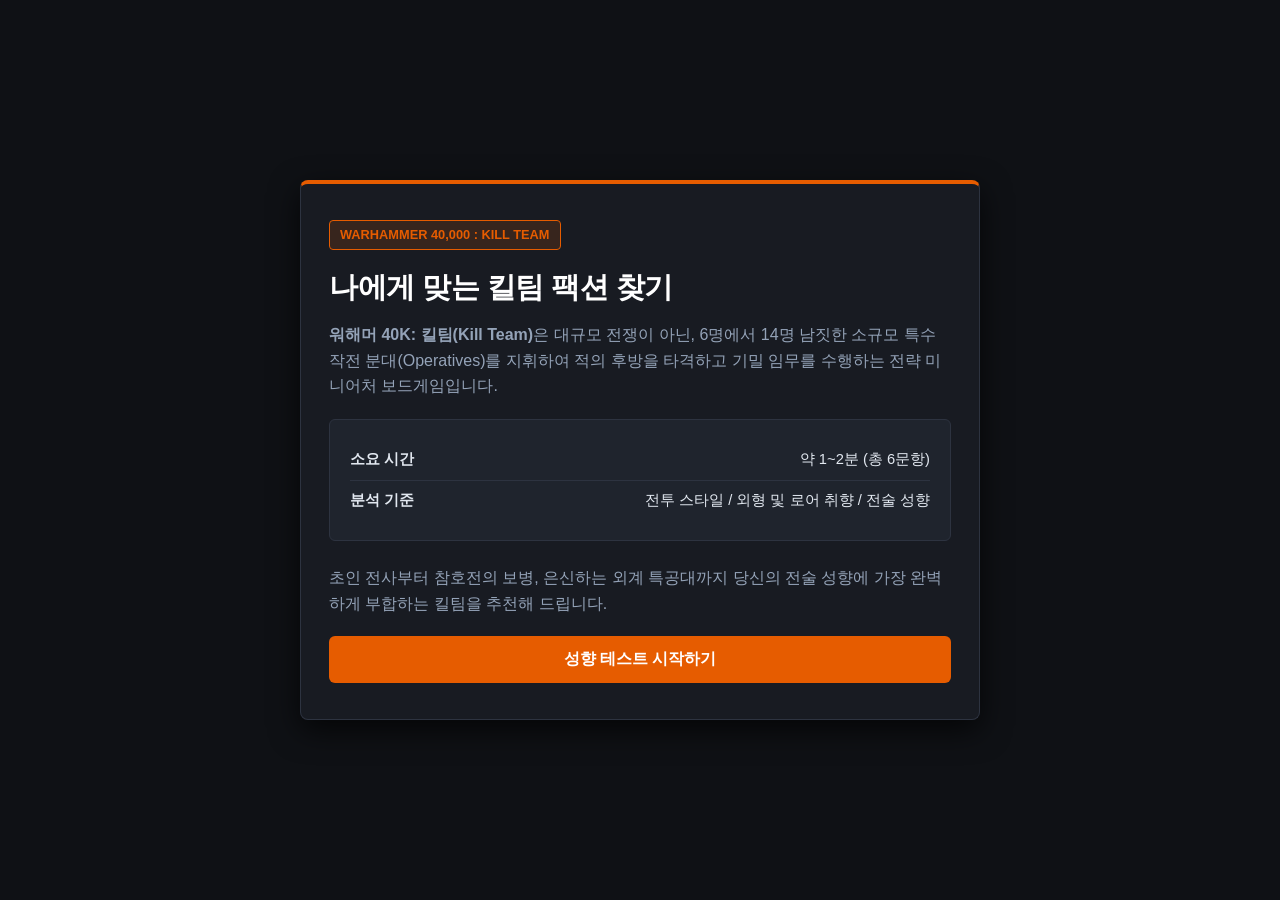
<file: index.html>
<!DOCTYPE html>
<html lang="ko">
<head>
  <meta charset="UTF-8">
  <meta name="viewport" content="width=device-width, initial-scale=1.0">
  <title>워해머 40K: 킬팀 팩션 성향 테스트</title>
  <link rel="stylesheet" href="style.css">
</head>
<body>
  <div class="container">
    <span class="badge">WARHAMMER 40,000 : KILL TEAM</span>
    <h1>나에게 맞는 킬팀 팩션 찾기</h1>
    <p>
      <strong>워해머 40K: 킬팀(Kill Team)</strong>은 대규모 전쟁이 아닌, 6명에서 14명 남짓한 소규모 특수작전 분대(Operatives)를 지휘하여 적의 후방을 타격하고 기밀 임무를 수행하는 전략 미니어처 보드게임입니다.
    </p>
    <div class="result-box">
      <div class="stat-row">
        <span><strong>소요 시간</strong></span>
        <span>약 1~2분 (총 6문항)</span>
      </div>
      <div class="stat-row">
        <span><strong>분석 기준</strong></span>
        <span>전투 스타일 / 외형 및 로어 취향 / 전술 성향</span>
      </div>
    </div>
    <p>
      초인 전사부터 참호전의 보병, 은신하는 외계 특공대까지 당신의 전술 성향에 가장 완벽하게 부합하는 킬팀을 추천해 드립니다.
    </p>
    <button class="btn btn-primary" onclick="startTest()">성향 테스트 시작하기</button>
  </div>

  <script>
    function startTest() {
      localStorage.removeItem('kt_answers');
      window.location.href = 'test.html';
    }
  </script>
</body>
</html>
</file>
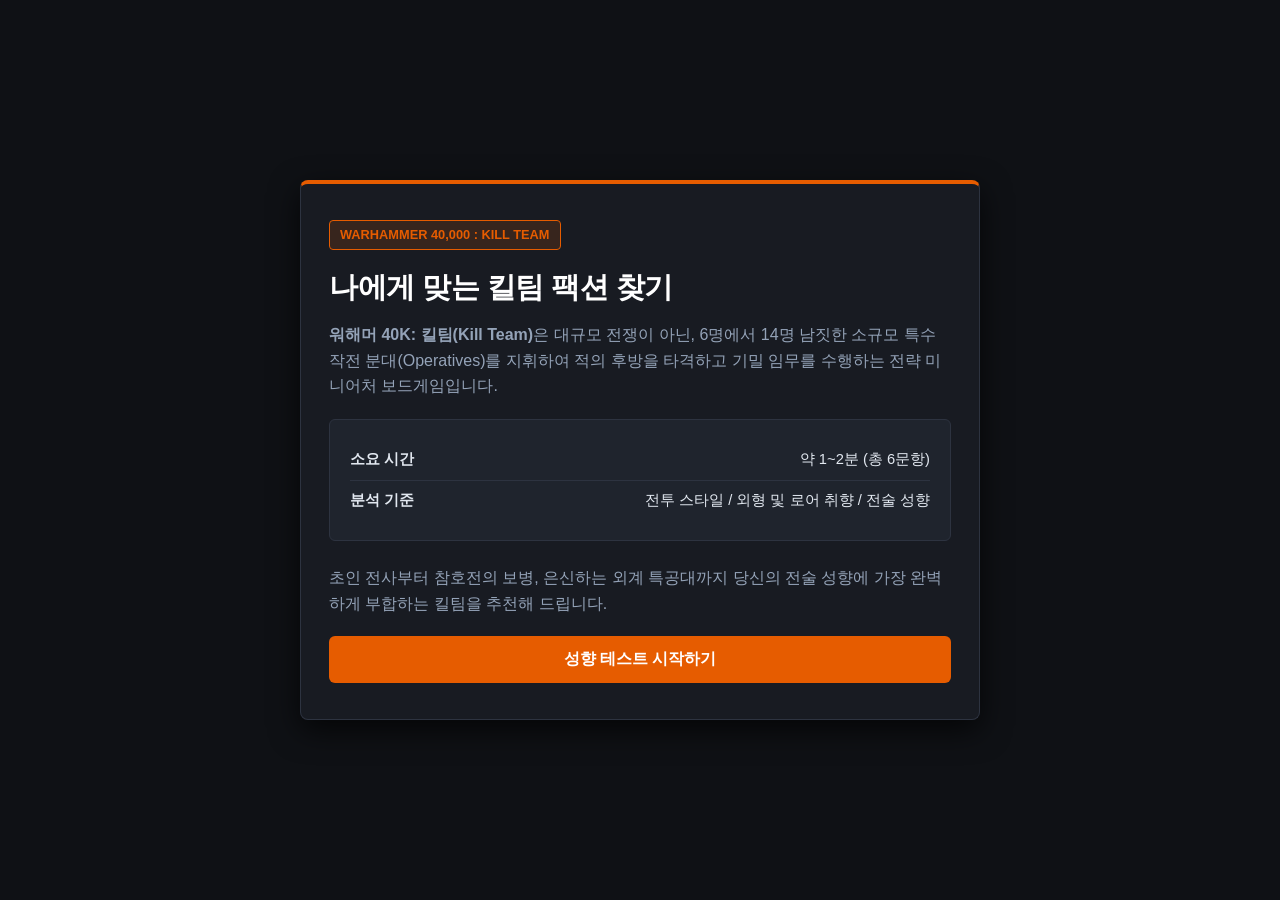
<file: result.html>
<!DOCTYPE html>
<html lang="ko">
<head>
  <meta charset="UTF-8">
  <meta name="viewport" content="width=device-width, initial-scale=1.0">
  <title>분석 결과 - 워해머 킬팀 테스트</title>
  <link rel="stylesheet" href="style.css">
  <style>
    /* 상위권 추천 카드 특별 스타일 */
    .top-rank-card {
      background: #1f242d;
      border: 1px solid var(--border-color);
      border-radius: 8px;
      padding: 24px;
      margin-bottom: 20px;
      position: relative;
    }
    .top-rank-card.rank-1 {
      border-top: 4px solid var(--accent-orange);
      background: linear-gradient(135deg, #1f242d 0%, #2a221b 100%);
    }
    .top-rank-card.rank-2 {
      border-top: 4px solid var(--accent-gold);
    }
    .top-rank-card.rank-3 {
      border-top: 4px solid #64748b;
    }
    .rank-badge {
      display: inline-block;
      font-size: 0.75rem;
      font-weight: 700;
      padding: 3px 8px;
      border-radius: 4px;
      margin-bottom: 8px;
    }
    .rank-1 .rank-badge { background: rgba(230, 92, 0, 0.2); color: var(--accent-orange); border: 1px solid var(--accent-orange); }
    .rank-2 .rank-badge { background: rgba(197, 160, 89, 0.2); color: var(--accent-gold); border: 1px solid var(--accent-gold); }
    .rank-3 .rank-badge { background: rgba(100, 116, 139, 0.2); color: #94a3b8; border: 1px solid #64748b; }
  </style>
</head>
<body>
  <div class="container" style="max-width: 760px;">
    <span class="badge">KILL TEAM RECOMMENDATION RESULTS</span>
    <h1>당신에게 가장 어울리는 킬팀 TOP 3</h1>
    <p>성향 분석 결과를 바탕으로 가장 높은 궁합을 보인 3가지 킬팀입니다.</p>

    <!-- 상위 1~3위 카드 영역 -->
    <div id="top-factions-container"></div>

    <button class="btn btn-primary" onclick="restartTest()" style="margin-bottom: 32px;">처음으로 돌아가기</button>

    <div class="all-factions">
      <h2>전체 36개 팩션 도감 및 순위</h2>
      <div id="all-factions-list"></div>
    </div>
  </div>

  <script src="data.js"></script>
  <script>
    function loadResult() {
      const saved = localStorage.getItem('kt_answers');
      if (!saved) {
        window.location.href = 'index.html';
        return;
      }

      const answers = JSON.parse(saved);
      const scores = {};
      Object.keys(FACTIONS).forEach(key => scores[key] = 0);

      // 점수 합산
      answers.forEach((ansIdx, qIdx) => {
        if (ansIdx !== null && QUESTIONS[qIdx]) {
          const scoreMap = QUESTIONS[qIdx].options[ansIdx].scores;
          for (const [fKey, pt] of Object.entries(scoreMap)) {
            if (scores[fKey] !== undefined) {
              scores[fKey] += pt;
            }
          }
        }
      });

      // 점수 순 정렬
      const sortedFactions = Object.keys(scores).sort((a, b) => scores[b] - scores[a]);

      // 1~3위 카드 렌더링
      const topContainer = document.getElementById('top-factions-container');
      topContainer.innerHTML = '';

      for (let i = 0; i < 3; i++) {
        if (i >= sortedFactions.length) break;
        const key = sortedFactions[i];
        const f = FACTIONS[key];
        const rankClass = `rank-${i + 1}`;
        const rankTitle = `${i + 1}위 추천 킬팀`;

        const card = document.createElement('div');
        card.className = `top-rank-card ${rankClass}`;
        card.innerHTML = `
          <span class="rank-badge">${rankTitle} (매칭 점수: ${scores[key]}점)</span>
          <h2 style="font-size: 1.4rem; color: #ffffff; margin-bottom: 4px;">${f.name}</h2>
          <p style="color: var(--accent-gold); font-size: 0.9rem; margin-bottom: 14px;">${f.group}</p>
          
          <div class="result-box" style="margin-bottom: 14px; background: #14171d;">
            <div class="stat-row">
              <span><strong>플레이 방식</strong></span>
              <span>${f.style}</span>
            </div>
            <div class="stat-row">
              <span><strong>취향 키워드</strong></span>
              <span>${f.taste}</span>
            </div>
          </div>
          <p style="color: #e2e8f0; font-size: 0.95rem; margin-bottom: 0;">${f.desc}</p>
        `;
        topContainer.appendChild(card);
      }

      // 전체 36개 팩션 도감 렌더링
      const listContainer = document.getElementById('all-factions-list');
      listContainer.innerHTML = '';
      
      sortedFactions.forEach((key, idx) => {
        const f = FACTIONS[key];
        const card = document.createElement('div');
        card.className = 'faction-mini-card';
        card.innerHTML = `
          <div style="display:flex; justify-content:space-between; margin-bottom:4px;">
            <strong style="color: ${idx < 3 ? 'var(--accent-orange)' : '#ffffff'};">${idx + 1}위. ${f.name}</strong>
            <span style="color: #94a3b8; font-size:0.85rem;">점수: ${scores[key]}점</span>
          </div>
          <div style="font-size:0.85rem; color:#94a3b8;">${f.group} | ${f.style}</div>
        `;
        listContainer.appendChild(card);
      });
    }

    function restartTest() {
      localStorage.removeItem('kt_answers');
      window.location.href = 'index.html';
    }

    loadResult();
  </script>
</body>
</html>
</file>
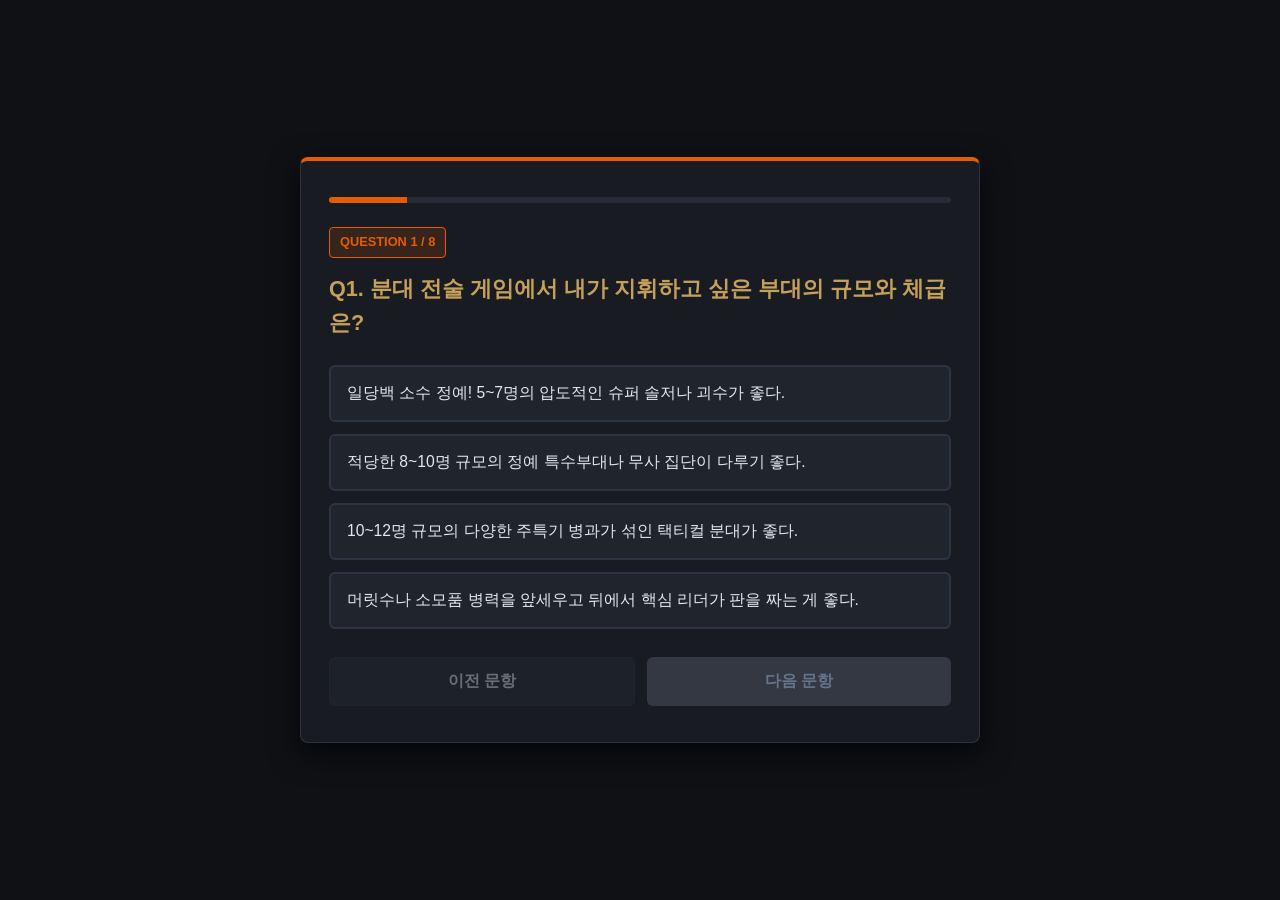
<file: test.html>
<!DOCTYPE html>
<html lang="ko">
<head>
  <meta charset="UTF-8">
  <meta name="viewport" content="width=device-width, initial-scale=1.0">
  <title>성향 분석 중 - 킬팀 테스트</title>
  <link rel="stylesheet" href="style.css">
</head>
<body>
  <div class="container">
    <div class="progress-bar">
      <div class="progress-fill" id="progress-fill"></div>
    </div>
    <span class="badge" id="q-counter">QUESTION 1 / 6</span>
    <h2 id="q-title">질문을 불러오는 중입니다...</h2>

    <div class="options-list" id="options-container"></div>

    <div class="nav-buttons">
      <button class="btn btn-secondary" id="prev-btn" onclick="goPrev()">이전 문항</button>
      <button class="btn btn-primary" id="next-btn" onclick="goNext()" disabled>다음 문항</button>
    </div>
  </div>

  <script src="data.js"></script>
  <script>
    let currentIndex = 0;
    // 각 문항별 선택한 보기 번호(0~3)를 저장하는 배열 (미선택 시 null)
    let userAnswers = new Array(QUESTIONS.length).fill(null);

    function renderQuestion() {
      const qData = QUESTIONS[currentIndex];
      document.getElementById('q-counter').innerText = `QUESTION ${currentIndex + 1} / ${QUESTIONS.length}`;
      document.getElementById('q-title').innerText = qData.q;

      // 진행도 업데이트
      const progressPercent = ((currentIndex + 1) / QUESTIONS.length) * 100;
      document.getElementById('progress-fill').style.width = `${progressPercent}%`;

      // 보기 버튼 생성
      const container = document.getElementById('options-container');
      container.innerHTML = '';

      qData.options.forEach((opt, idx) => {
        const btn = document.createElement('button');
        btn.className = 'option-btn';
        if (userAnswers[currentIndex] === idx) {
          btn.classList.add('selected');
        }
        btn.innerText = opt.text;
        btn.onclick = () => selectOption(idx);
        container.appendChild(btn);
      });

      // 이전/다음 버튼 상태 업데이트
      document.getElementById('prev-btn').disabled = (currentIndex === 0);
      
      const nextBtn = document.getElementById('next-btn');
      nextBtn.innerText = (currentIndex === QUESTIONS.length - 1) ? '결과 확인하기' : '다음 문항';
      // 선택된 값이 없으면 다음 버튼 비활성화
      nextBtn.disabled = (userAnswers[currentIndex] === null);
    }

    function selectOption(optionIndex) {
      // 하나만 선택되도록 현재 문항의 답안 갱신
      userAnswers[currentIndex] = optionIndex;
      renderQuestion();
    }

    function goPrev() {
      if (currentIndex > 0) {
        currentIndex--;
        renderQuestion();
      }
    }

    function goNext() {
      // 선택하지 않았으면 넘어가지 못하도록 이중 방어
      if (userAnswers[currentIndex] === null) return;

      if (currentIndex < QUESTIONS.length - 1) {
        currentIndex++;
        renderQuestion();
      } else {
        // 마지막 문항 완료 시 답안 저장 후 결과 페이지로 이동
        localStorage.setItem('kt_answers', JSON.stringify(userAnswers));
        window.location.href = 'result.html';
      }
    }

    // 초기 렌더링
    renderQuestion();
  </script>
</body>
</html>
</file>
<file: style.css>
:root {
  --bg-dark: #0f1115;
  --panel-bg: #181b22;
  --accent-orange: #e65c00;
  --accent-gold: #c5a059;
  --text-main: #e2e8f0;
  --text-muted: #94a3b8;
  --border-color: #2d3340;
}

* {
  box-sizing: border-box;
  margin: 0;
  padding: 0;
}

body {
  font-family: 'Pretendard', -apple-system, BlinkMacSystemFont, sans-serif;
  background-color: var(--bg-dark);
  color: var(--text-main);
  display: flex;
  justify-content: center;
  align-items: center;
  min-height: 100vh;
  padding: 20px;
  line-height: 1.6;
}

.container {
  background-color: var(--panel-bg);
  border: 1px solid var(--border-color);
  border-top: 4px solid var(--accent-orange);
  border-radius: 8px;
  max-width: 680px;
  width: 100%;
  padding: 36px 28px;
  box-shadow: 0 10px 30px rgba(0, 0, 0, 0.7);
}

h1 {
  font-size: 1.8rem;
  color: #ffffff;
  margin-bottom: 12px;
  letter-spacing: -0.5px;
}

h2 {
  font-size: 1.35rem;
  color: var(--accent-gold);
  margin-bottom: 20px;
}

p {
  color: var(--text-muted);
  margin-bottom: 20px;
}

.badge {
  display: inline-block;
  background: rgba(230, 92, 0, 0.15);
  color: var(--accent-orange);
  border: 1px solid var(--accent-orange);
  padding: 4px 10px;
  font-size: 0.8rem;
  font-weight: 700;
  border-radius: 4px;
  margin-bottom: 14px;
}

/* 버튼 스타일 */
.btn {
  display: inline-block;
  padding: 13px 24px;
  font-size: 1rem;
  font-weight: 700;
  border: none;
  border-radius: 6px;
  cursor: pointer;
  transition: all 0.2s ease;
  text-decoration: none;
  text-align: center;
}

.btn-primary {
  background-color: var(--accent-orange);
  color: #fff;
  width: 100%;
}

.btn-primary:hover:not(:disabled) {
  background-color: #ff6a00;
}

.btn-primary:disabled {
  background-color: #333842;
  color: #64748b;
  cursor: not-allowed;
}

.btn-secondary {
  background-color: #262b36;
  color: var(--text-main);
  border: 1px solid var(--border-color);
}

.btn-secondary:hover:not(:disabled) {
  background-color: #323947;
}

.btn-secondary:disabled {
  opacity: 0.4;
  cursor: not-allowed;
}

/* 테스트 보기 스타일 */
.options-list {
  display: flex;
  flex-direction: column;
  gap: 12px;
  margin: 24px 0;
}

.option-btn {
  background-color: #1f242d;
  border: 2px solid var(--border-color);
  color: var(--text-main);
  padding: 16px;
  border-radius: 6px;
  text-align: left;
  font-size: 0.98rem;
  cursor: pointer;
  transition: all 0.15s ease;
}

.option-btn:hover {
  border-color: #64748b;
}

.option-btn.selected {
  border-color: var(--accent-orange);
  background-color: rgba(230, 92, 0, 0.12);
  font-weight: 600;
}

.nav-buttons {
  display: flex;
  justify-content: space-between;
  gap: 12px;
  margin-top: 28px;
}

.nav-buttons .btn {
  flex: 1;
}

/* 진행바 */
.progress-bar {
  width: 100%;
  height: 6px;
  background-color: #262b36;
  border-radius: 3px;
  margin-bottom: 24px;
  overflow: hidden;
}

.progress-fill {
  height: 100%;
  background-color: var(--accent-orange);
  width: 0%;
  transition: width 0.3s ease;
}

/* 결과 페이지 카드 */
.result-box {
  background-color: #1f242d;
  border: 1px solid var(--border-color);
  padding: 20px;
  border-radius: 6px;
  margin-bottom: 24px;
}

.stat-row {
  display: flex;
  justify-content: space-between;
  border-bottom: 1px solid var(--border-color);
  padding: 8px 0;
  font-size: 0.92rem;
}

.stat-row:last-child {
  border-bottom: none;
}

.all-factions {
  margin-top: 32px;
  border-top: 1px solid var(--border-color);
  padding-top: 24px;
}

.faction-mini-card {
  background: #14171d;
  border: 1px solid var(--border-color);
  padding: 12px 16px;
  border-radius: 6px;
  margin-bottom: 10px;
}
</file>
